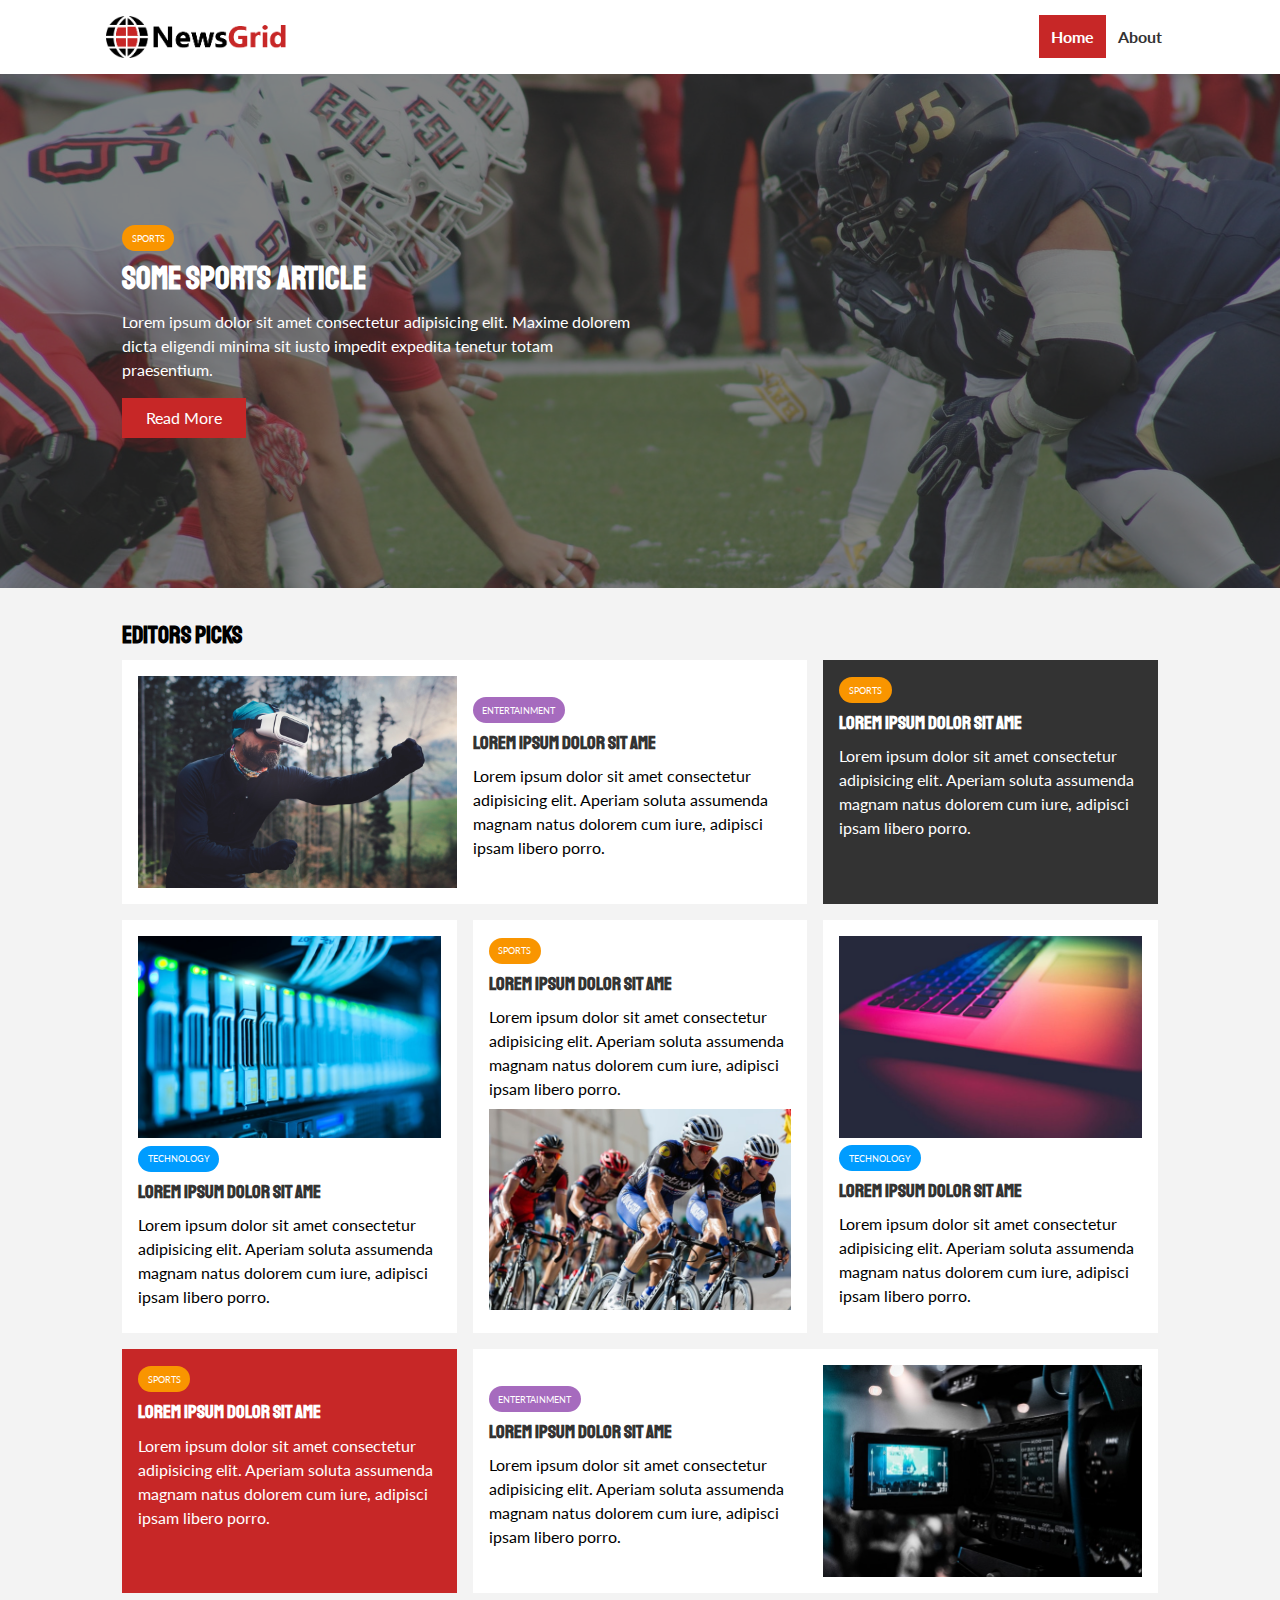
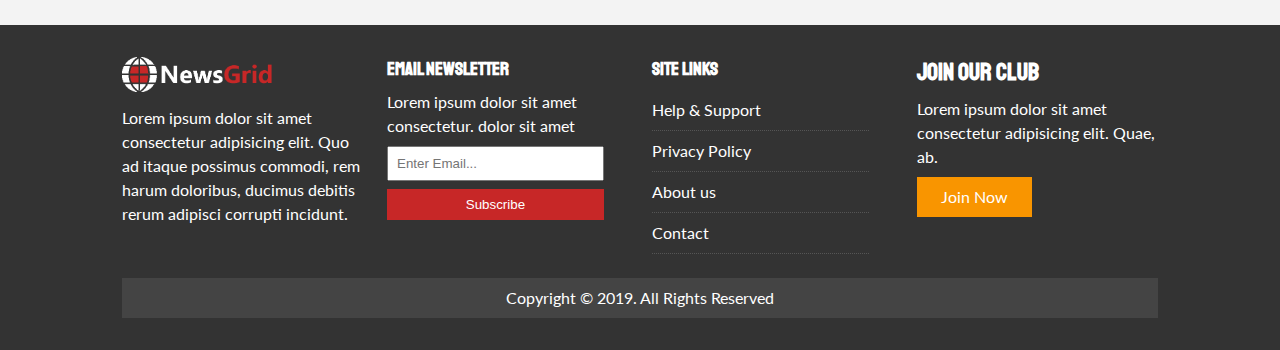
<file: Index.html>
<!DOCTYPE html>
<html lang="en">
<head>
    <meta charset="UTF-8">
    <meta http-equiv="X-UA-Compatible" content="IE=edge">
    <meta name="viewport" content="width=device-width, initial-scale=1.0">
    <link rel="stylesheet" href="https://use.fontawesome.com/releases/v5.6.3/css/all.css" integrity="sha384-UHRtZLI+pbxtHCWp1t77Bi1L4ZtiqrqD80Kn4Z8NTSRyMA2Fd33n5dQ8lWUE00s/" crossorigin="anonymous">
    <link rel="preconnect" href="https://fonts.googleapis.com">
    <link rel="preconnect" href="https://fonts.gstatic.com" crossorigin>
    <link href="https://fonts.googleapis.com/css2?family=Lato:wght@300&family=Staatliches&display=swap" rel="stylesheet">   
    <link rel="stylesheet" href="css/style.css">
    <link rel="stylesheet" media="screen and (max-width: 768px)" href="css/mobile.css">
    <link rel="shortcut icon" type="image/x-icon" href="favicon.ico">

    <title>NewsGrid | Latest News</title>
</head>
<body>
    <nav id="main-nav">
        <div class="container">
            <img src="img/logo.png" alt="NewsGrid" class="logo">
            <div class="sociai">
                <a href="http://facebook.com" target="_blank"><i class="fab fa-facebook fa-2x"></i></a>
                <a href="http://twitter.com" target="_blank"><i class="fab fa-twitter fa-2x"></i></a>
                <a href="http://instagram.com" target="_blank"><i class="fab fa-instagram fa-2x"></i></a>
                <a href="http://youtube.com" target="_blank"><i class="fab fa-youtube fa-2x"></i></a>
            </div>
            <ul>
                <li><a href="Index.html" class="current">Home</a></li>
                <li><a href="About.html" class="">About</a></li>
            </ul>
        </div>
    </nav>

    <!-- Showcase -->
    <header id="showcase">
        <div class="container">
            <div class="showcase-container">
                <div class="showcase-content">
                    <div class="category category-sports">Sports</div>
                    <h1>Some Sports Article</h1>
                    <p>Lorem ipsum dolor sit amet consectetur adipisicing elit. Maxime dolorem dicta eligendi minima sit iusto impedit expedita tenetur totam praesentium.</p>
                    <a href="article.html" class="btn btn-primary">Read More</a>
                </div>
            </div>
        </div>
    </header>

    <!-- Home Articles -->
    <section id="home-articles" class="py-2">
        <div class="container">
            <h2>Editors Picks</h2>
            <div class="articles-container">

                <article class="card">
                    <img src="img/articles/ent1.jpg">
                    <div>
                        <div class="category category-ent">Entertainment</div>
                        <h3><a href="article.html">Lorem ipsum dolor sit ame</a></h3>
                        <p>Lorem ipsum dolor sit amet consectetur adipisicing elit. Aperiam soluta assumenda magnam natus dolorem cum iure, adipisci ipsam libero porro.</p>
                    </div>
                </article>

                <article class="card bg-dark">
                    <div class="category category-sports">Sports</div>
                    <h3><a href="article.html">Lorem ipsum dolor sit ame</a></h3>
                    <p>Lorem ipsum dolor sit amet consectetur adipisicing elit. Aperiam soluta assumenda magnam natus dolorem cum iure, adipisci ipsam libero porro.</p>
                </article>

                <article class="card">
                    <img src="img/articles/tech1.jpg">
                    <div class="category category-tech">Technology</div>
                    <h3><a href="article.html">Lorem ipsum dolor sit ame</a></h3>
                    <p>Lorem ipsum dolor sit amet consectetur adipisicing elit. Aperiam soluta assumenda magnam natus dolorem cum iure, adipisci ipsam libero porro.</p>
                </article>

                <article class="card">
                    <div class="category category-sports">Sports</div>
                    <h3><a href="article.html">Lorem ipsum dolor sit ame</a></h3>
                    <p>Lorem ipsum dolor sit amet consectetur adipisicing elit. Aperiam soluta assumenda magnam natus dolorem cum iure, adipisci ipsam libero porro.</p>
                    <img src="img/articles/sports1.jpg">
                </article>

                <article class="card">
                    <img src="img/articles/tech2.jpg">
                    <div class="category category-tech">Technology</div>
                    <h3><a href="article.html">Lorem ipsum dolor sit ame</a></h3>
                    <p>Lorem ipsum dolor sit amet consectetur adipisicing elit. Aperiam soluta assumenda magnam natus dolorem cum iure, adipisci ipsam libero porro.</p>
                </article>

                <article class="card bg-primary">
                    <div class="category category-sports">Sports</div>
                    <h3><a href="article.html">Lorem ipsum dolor sit ame</a></h3>
                    <p>Lorem ipsum dolor sit amet consectetur adipisicing elit. Aperiam soluta assumenda magnam natus dolorem cum iure, adipisci ipsam libero porro.</p>
                </article>

                <article class="card">
                    <div>
                        <div class="category category-ent">Entertainment</div>
                        <h3><a href="article.html">Lorem ipsum dolor sit ame</a></h3>
                        <p>Lorem ipsum dolor sit amet consectetur adipisicing elit. Aperiam soluta assumenda magnam natus dolorem cum iure, adipisci ipsam libero porro.</p>
                    </div>
                    <img src="img/articles/ent2.jpg">
                </article>
            </div>
        </div>
    </section>

    <!-- Footer -->
    <footer id="main-footer" class="py-2">
        <div class="container footer-container">
            
            <div>
                <img src="img/logo_light.png" alt="NewsGrid">
                <p>Lorem ipsum dolor sit amet consectetur adipisicing elit. Quo ad itaque possimus commodi, rem harum doloribus, ducimus debitis rerum adipisci corrupti incidunt.</p>
            </div>

            <div>
                <h3>Email Newsletter</h3>
                <p>Lorem ipsum dolor sit amet consectetur. dolor sit amet</p>
                <form name="contact" method="POST" netlify>
                    <input type="email" placeholder="Enter Email..." name="contact">
                    <input type="submit" value="Subscribe" class="btn btn-primary" name="submit">
                </form>
            </div>

            <div>
                <h3>Site Links</h3>
                <ul class="list">
                    <li><a href="#"> Help & Support</a></li>
                    <li><a href="#"> Privacy Policy</a></li>
                    <li><a href="#"> About us</a></li>
                    <li><a href="#"> Contact</a></li>
                </ul>
            </div>

            <div>
                <h2>Join Our Club</h2>
                <p>Lorem ipsum dolor sit amet consectetur adipisicing elit. Quae, ab.</p>
                <a href="#" class="btn btn-secondary">Join Now</a>
            </div>

            <div>
                Copyright &copy; 2019. All Rights Reserved
            </div>

        </div>
    </footer>
</body>
</html>
</file>
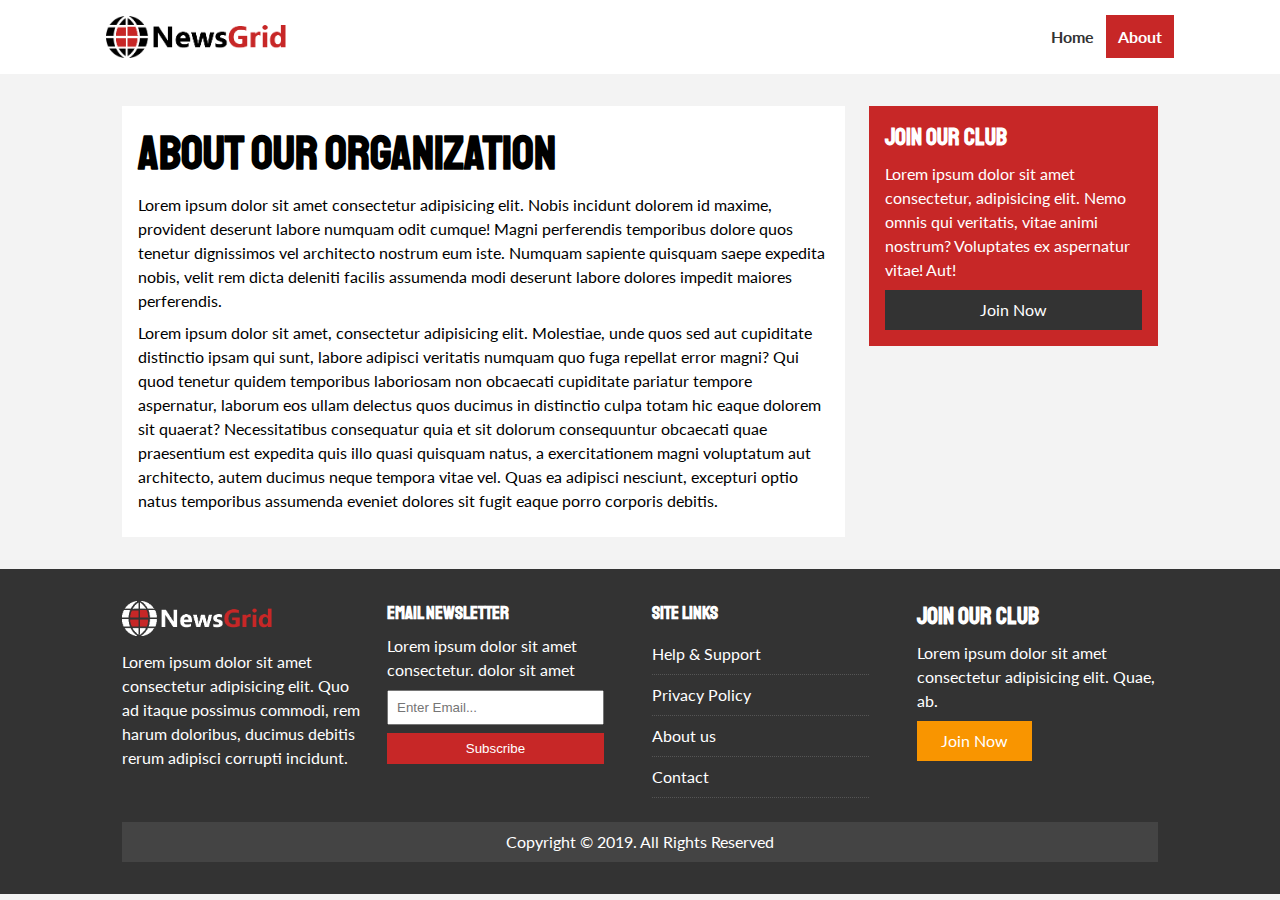
<file: About.html>
<!DOCTYPE html>
<html lang="en">
<head>
    <meta charset="UTF-8">
    <meta http-equiv="X-UA-Compatible" content="IE=edge">
    <meta name="viewport" content="width=device-width, initial-scale=1.0">
    <link rel="stylesheet" href="https://use.fontawesome.com/releases/v5.6.3/css/all.css" integrity="sha384-UHRtZLI+pbxtHCWp1t77Bi1L4ZtiqrqD80Kn4Z8NTSRyMA2Fd33n5dQ8lWUE00s/" crossorigin="anonymous">
    <link rel="preconnect" href="https://fonts.googleapis.com">
    <link rel="preconnect" href="https://fonts.gstatic.com" crossorigin>
    <link href="https://fonts.googleapis.com/css2?family=Lato:wght@300&family=Staatliches&display=swap" rel="stylesheet">   
    <link rel="stylesheet" href="css/style.css">
    <link rel="stylesheet" media="screen and (max-width: 768px)" href="css/mobile.css">
    <link rel="shortcut icon" type="image/x-icon" href="favicon.ico">

    <title>NewsGrid | About</title>
</head>
<body>
    <nav id="main-nav">
        <div class="container">
            <img src="img/logo.png" alt="NewsGrid" class="logo">
            <div class="sociai">
                <a href="http://facebook.com" target="_blank"><i class="fab fa-facebook fa-2x"></i></a>
                <a href="http://twitter.com" target="_blank"><i class="fab fa-twitter fa-2x"></i></a>
                <a href="http://instagram.com" target="_blank"><i class="fab fa-instagram fa-2x"></i></a>
                <a href="http://youtube.com" target="_blank"><i class="fab fa-youtube fa-2x"></i></a>
            </div>
            <ul>
                <li><a href="Index.html" class="">Home</a></li>
                <li><a href="About.html" class="current">About</a></li>
            </ul>
        </div>
    </nav>

    <section id="about">
        <div class="container">
            <div class="page-container">
                <article class="card">
                    <h1 class="l-heading">About Our Organization</h1>
                    <p>Lorem ipsum dolor sit amet consectetur adipisicing elit. Nobis incidunt dolorem id maxime, provident deserunt labore numquam odit cumque! Magni perferendis temporibus dolore quos tenetur dignissimos vel architecto nostrum eum iste. Numquam sapiente quisquam saepe expedita nobis, velit rem dicta deleniti facilis assumenda modi deserunt labore dolores impedit maiores perferendis.</p>
                    <p>Lorem ipsum dolor sit amet, consectetur adipisicing elit. Molestiae, unde quos sed aut cupiditate distinctio ipsam qui sunt, labore adipisci veritatis numquam quo fuga repellat error magni? Qui quod tenetur quidem temporibus laboriosam non obcaecati cupiditate pariatur tempore aspernatur, laborum eos ullam delectus quos ducimus in distinctio culpa totam hic eaque dolorem sit quaerat? Necessitatibus consequatur quia et sit dolorum consequuntur obcaecati quae praesentium est expedita quis illo quasi quisquam natus, a exercitationem magni voluptatum aut architecto, autem ducimus neque tempora vitae vel. Quas ea adipisci nesciunt, excepturi optio natus temporibus assumenda eveniet dolores sit fugit eaque porro corporis debitis.</p>
                </article>
                <aside class="card bg-primary">
                    <h2>Join Our Club</h2>
                    <p>Lorem ipsum dolor sit amet consectetur, adipisicing elit. Nemo omnis qui veritatis, vitae animi nostrum? Voluptates ex aspernatur vitae! Aut!</p>
                    <a href="#" class="btn btn-dark btn-block">Join Now</a>
                </aside>
            </div>
        </div>
    </section>

    <!-- Footer -->
    <footer id="main-footer" class="py-2">
        <div class="container footer-container">
            
            <div>
                <img src="img/logo_light.png" alt="NewsGrid">
                <p>Lorem ipsum dolor sit amet consectetur adipisicing elit. Quo ad itaque possimus commodi, rem harum doloribus, ducimus debitis rerum adipisci corrupti incidunt.</p>
            </div>

            <div>
                <h3>Email Newsletter</h3>
                <p>Lorem ipsum dolor sit amet consectetur. dolor sit amet</p>
                <form name="contact" method="POST" data-netlify="true">
                    <input type="email" placeholder="Enter Email...">
                    <input type="submit" value="Subscribe" class="btn btn-primary">
                </form>
            </div>

            <div>
                <h3>Site Links</h3>
                <ul class="list">
                    <li><a href="#"> Help & Support</a></li>
                    <li><a href="#"> Privacy Policy</a></li>
                    <li><a href="#"> About us</a></li>
                    <li><a href="#"> Contact</a></li>
                </ul>
            </div>

            <div>
                <h2>Join Our Club</h2>
                <p>Lorem ipsum dolor sit amet consectetur adipisicing elit. Quae, ab.</p>
                <a href="#" class="btn btn-secondary">Join Now</a>
            </div>

            <div>
                Copyright &copy; 2019. All Rights Reserved
            </div>

        </div>
    </footer>
</body>
</html>
</file>
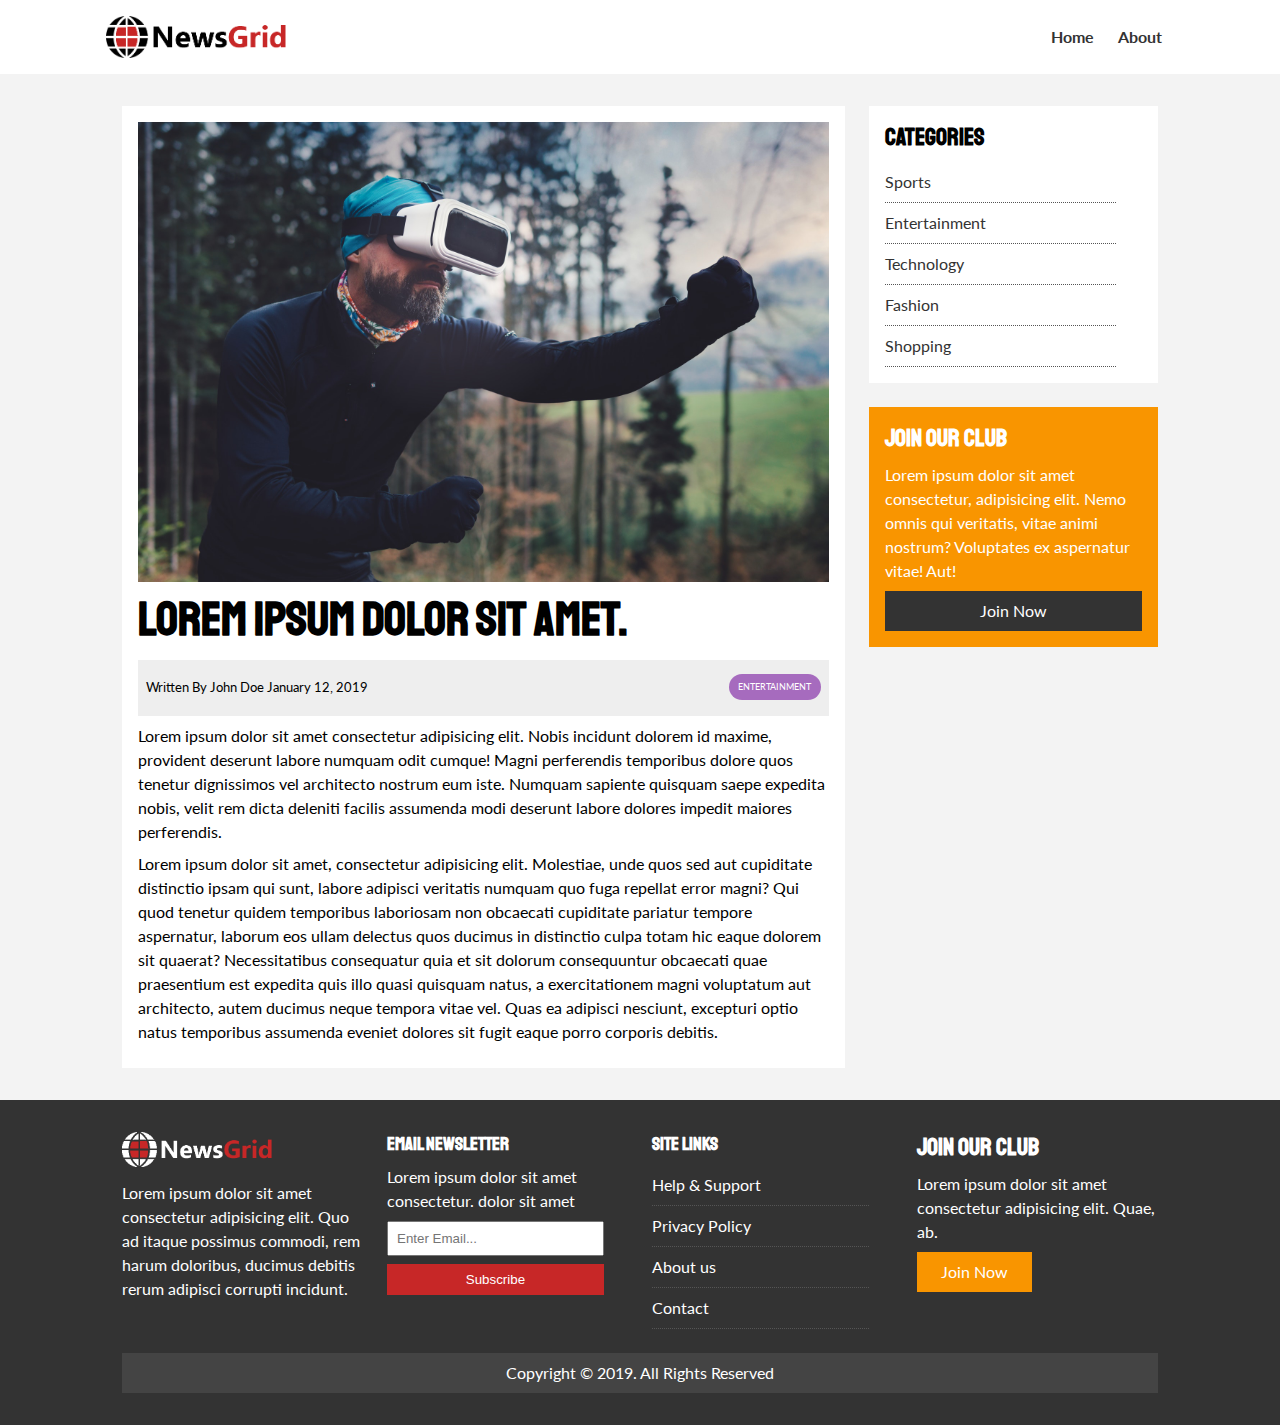
<file: Article.html>
<!DOCTYPE html>
<html lang="en">
<head>
    <meta charset="UTF-8">
    <meta http-equiv="X-UA-Compatible" content="IE=edge">
    <meta name="viewport" content="width=device-width, initial-scale=1.0">
    <link rel="stylesheet" href="https://use.fontawesome.com/releases/v5.6.3/css/all.css" integrity="sha384-UHRtZLI+pbxtHCWp1t77Bi1L4ZtiqrqD80Kn4Z8NTSRyMA2Fd33n5dQ8lWUE00s/" crossorigin="anonymous">
    <link rel="preconnect" href="https://fonts.googleapis.com">
    <link rel="preconnect" href="https://fonts.gstatic.com" crossorigin>
    <link href="https://fonts.googleapis.com/css2?family=Lato:wght@300&family=Staatliches&display=swap" rel="stylesheet">   
    <link rel="stylesheet" href="css/style.css">
    <link rel="stylesheet" media="screen and (max-width: 768px)" href="css/mobile.css">
    <link rel="shortcut icon" type="image/x-icon" href="favicon.ico">

    <title>NewsGrid | Article</title>
</head>
<body>
    <nav id="main-nav">
        <div class="container">
            <img src="img/logo.png" alt="NewsGrid" class="logo">
            <div class="sociai">
                <a href="http://facebook.com" target="_blank"><i class="fab fa-facebook fa-2x"></i></a>
                <a href="http://twitter.com" target="_blank"><i class="fab fa-twitter fa-2x"></i></a>
                <a href="http://instagram.com" target="_blank"><i class="fab fa-instagram fa-2x"></i></a>
                <a href="http://youtube.com" target="_blank"><i class="fab fa-youtube fa-2x"></i></a>
            </div>
            <ul>
                <li><a href="Index.html" class="">Home</a></li>
                <li><a href="About.html" class="">About</a></li>
            </ul>
        </div>
    </nav>

    <section id="article">
        <div class="container">
            <div class="page-container">
                <article class="card">
                    <img src="img/articles/ent1.jpg" alt="">
                    <h1 class="l-heading">Lorem ipsum dolor sit amet.</h1>
                    <div class="meta">
                        <small>
                            <i class="fas fa-user"></i>Written By John Doe January 12, 2019
                        </small>
                        <div class="category category-ent">Entertainment</div>
                    </div>
                    <p>Lorem ipsum dolor sit amet consectetur adipisicing elit. Nobis incidunt dolorem id maxime, provident deserunt labore numquam odit cumque! Magni perferendis temporibus dolore quos tenetur dignissimos vel architecto nostrum eum iste. Numquam sapiente quisquam saepe expedita nobis, velit rem dicta deleniti facilis assumenda modi deserunt labore dolores impedit maiores perferendis.</p>
                    <p>Lorem ipsum dolor sit amet, consectetur adipisicing elit. Molestiae, unde quos sed aut cupiditate distinctio ipsam qui sunt, labore adipisci veritatis numquam quo fuga repellat error magni? Qui quod tenetur quidem temporibus laboriosam non obcaecati cupiditate pariatur tempore aspernatur, laborum eos ullam delectus quos ducimus in distinctio culpa totam hic eaque dolorem sit quaerat? Necessitatibus consequatur quia et sit dolorum consequuntur obcaecati quae praesentium est expedita quis illo quasi quisquam natus, a exercitationem magni voluptatum aut architecto, autem ducimus neque tempora vitae vel. Quas ea adipisci nesciunt, excepturi optio natus temporibus assumenda eveniet dolores sit fugit eaque porro corporis debitis.</p>
                </article>

                <aside id="category" class="card">
                    <h2>categories</h2>
                    <ul class="list">
                        <li><a href="#"><i class="fas fa-chevron-right"></i>Sports</a></li>
                        <li><a href="#"><i class="fas fa-chevron-right"></i>Entertainment</a></li>
                        <li><a href="#"><i class="fas fa-chevron-right"></i>Technology</a></li>
                        <li><a href="#"><i class="fas fa-chevron-right"></i>Fashion</a></li>
                        <li><a href="#"><i class="fas fa-chevron-right"></i>Shopping</a></li>
                    </ul>
                </aside>

                <aside class="card bg-secondary">
                    <h2>Join Our Club</h2>
                    <p>Lorem ipsum dolor sit amet consectetur, adipisicing elit. Nemo omnis qui veritatis, vitae animi nostrum? Voluptates ex aspernatur vitae! Aut!</p>
                    <a href="#" class="btn btn-dark btn-block">Join Now</a>
                </aside>
            </div>
        </div>
    </section>

    <!-- Footer -->
    <footer id="main-footer" class="py-2">
        <div class="container footer-container">
            
            <div>
                <img src="img/logo_light.png" alt="NewsGrid">
                <p>Lorem ipsum dolor sit amet consectetur adipisicing elit. Quo ad itaque possimus commodi, rem harum doloribus, ducimus debitis rerum adipisci corrupti incidunt.</p>
            </div>

            <div>
                <h3>Email Newsletter</h3>
                <p>Lorem ipsum dolor sit amet consectetur. dolor sit amet</p>
                <form name="contact" method="POST" data-netlify="true">
                    <input type="email" placeholder="Enter Email...">
                    <input type="submit" value="Subscribe" class="btn btn-primary">
                </form>
            </div>

            <div>
                <h3>Site Links</h3>
                <ul class="list">
                    <li><a href="#"> Help & Support</a></li>
                    <li><a href="#"> Privacy Policy</a></li>
                    <li><a href="#"> About us</a></li>
                    <li><a href="#"> Contact</a></li>
                </ul>
            </div>

            <div>
                <h2>Join Our Club</h2>
                <p>Lorem ipsum dolor sit amet consectetur adipisicing elit. Quae, ab.</p>
                <a href="#" class="btn btn-secondary">Join Now</a>
            </div>

            <div>
                Copyright &copy; 2019. All Rights Reserved
            </div>

        </div>
    </footer>
</body>
</html>
</file>
<file: css/style.css>
:root
{
    --primary-color: #c72727;
    --secondary-color: #f99500;
    --light-color: #f3f3f3;
    --dark-color: #333;
    --max-width: 1100px;
}

.category
{
    --sports-color: var(--secondary-color);
    --ent-color: #a66bbe;
    --tech-color: #009cff;
}

*
{
    margin: 0;
    padding: 0;
    box-sizing: border-box;
}

body
{
    font-family: 'Lato', sans-serif;
    line-height: 1.5;
    background-color: var(--light-color);
}

a
{
    color: #333;
    text-decoration: none;
}

ul
{
    list-style: none;
}

p
{
    margin: .5rem 0;
}

img
{
    width: 100%;
}

h1,h2,h3,h4,h5,h6
{
    font-family: "Staatliches", cursive;
    margin-bottom: .55rem;
    line-height: 1.3;
}

/* Utility */
.container
{
    max-width: var(--max-width);
    margin: auto;
    padding: 0 2rem;
    overflow: hidden;
}

.category
{
    display: inline-block;
    color: #fff;
    font-size: 0.55rem;
    text-transform: uppercase;
    padding: 0.4rem 0.6rem;
    border-radius: 15px;
    margin-bottom: 0.5rem;
}

.category-sports { background: var(--sports-color); }
.category-ent { background: var(--ent-color); }
.category-tech { background: var(--tech-color); }

.btn
{
   display: inline-block; 
   border: none;
   background-color: var(--dark-color);
   color: #fff;
   padding: 0.5rem 1.5rem;
}

.btn-light{background: var(--light-color);}
.btn-primary{background: var(--primary-color);}
.btn-secondary{background: var(--secondary-color);}

.btn-block
{
    display: block;
    width: 100%;
    text-align: center;
}

.btn:hover
{
    opacity: 0.5;
}

.card
{
    background-color: #fff;
    padding: 1rem;
}

.bg-dark
{
    background-color: var(--dark-color);
    color: #fff;
}

.bg-primary
{
    background-color: var(--primary-color);
    color: #fff;
}

.bg-secondary
{
    background-color: var(--secondary-color);
    color: #fff;
}

.bg-dark h1, .bg-dark h2, .bg-dark h3,.bg-dark a, 
.bg-primary h1, .bg-primary h2, .bg-primary h3,.bg-primary a, 
.bg-secondary h1, .bg-secondary h2, .bg-secondary h3,.bg-secondary a
{
    color: #fff;
}

.py-1 {padding: 1.5rem 0;}
.py-2 {padding: 2rem 0;}
.py-3 {padding: 3rem 0;}
.p-1 {padding: 1.5rem;}
.p-2 {padding: 2rem;}
.p-3 {padding: 3rem;}

.l-heading
{
    font-size: 3rem;
}

.list li
{
    padding: .5rem 0;
    border-bottom: #555 dotted 1px;
    width: 90%;
}

.list li a:hover
{
    color: var(--primary-color) !important; 
}

/* Inner page grid container */
.page-container
{
    display: grid;
    grid-template-columns: 5fr 2fr;
    margin: 2rem 0;
    grid-gap: 1.5rem;
}

.page-container > *:first-child
{
    grid-row: 1 /span 3;
}

#article .meta
{
    display: flex;
    justify-content: space-between;
    align-items: center;
    background-color: #eee;
    padding: 0.5rem;
}

#article .meta .category
{
    margin-top: 0.4rem;
}

/* Navigation */
#main-nav
{
    background-color: #fff;
    position: sticky;
    top: 0;
    z-index: 2;
}

#main-nav .container
{
    display: grid;
    grid-template-columns: 6fr 3fr 2fr;
    padding: 1rem;
    align-items: center;
}

#main-nav .logo
{
    width: 180px;
}

#main-nav ul
{
    display: flex;
    justify-self: end;
}

#main-nav ul li a
{
    padding: .75rem;
    font-weight: bold;
}

#main-nav ul li a.current
{
    background-color: var(--primary-color);
    color: #fff;
}

#main-nav ul li a:hover
{
    background-color: var(--light-color);
    color: var(--dark-color);
}

#main-nav .social
{
    justify-self: center;
}

#main-nav .social i
{
    color: #777;
    margin-right: .5rem;
}

/* Showcase */
#showcase
{
    color: #fff;
    background-color: #333;
    padding: 2rem;
    position: relative;
}

#showcase::before
{
    content: '';
    background: url('../img/featured.jpg') no-repeat center center/cover;
    position: absolute;
    top: 0;
    left: 0;
    width: 100%;
    height: 100%;
    opacity: 0.4;
}

#showcase .showcase-container
{
    display: grid;
    grid-template-columns: repeat(2,1fr);
    justify-content: center;
    align-items: center;
    height: 50vh;
}

#showcase .showcase-content
{
    z-index: 1;
}

#showcase .showcase-content p
{
    margin-bottom: 1rem;
}

/* Home Articles  */
#home-articles .articles-container
{
    display: grid;
    grid-template-columns: repeat(3,1fr);
    grid-gap: 1rem;
}

#home-articles .articles-container > *:first-child,
#home-articles .articles-container > *:last-child
{
    display: grid;
    grid-template-columns: repeat(2,1fr);
    grid-gap: 1rem;
    align-items: center;
    grid-column: 1/span 2;
}

#home-articles .articles-container > *:last-child
{
    grid-column: 2/span 2;
}

/* Footer */
#main-footer
{
    background-color: var(--dark-color);
    color: #fff;
}

#main-footer img
{
    width: 150px;
}

#main-footer a
{
    color: #fff;
}

#main-footer .footer-container
{
    display: grid;
    grid-template-columns: repeat(4,1fr);
    grid-gap: 1.5rem;
}

#main-footer .footer-container > *:last-child
{
    background-color: #444;
    grid-column: 1/span 4;
    padding: .5rem;
    text-align: center;
}

#main-footer .footer-container input[type='email']
{
    width: 90%;
    padding: 0.5rem;
    margin-bottom: 0.5rem;
}

#main-footer .footer-container input[type='submit']
{
    width: 90%;
}
</file>
<file: css/mobile.css>
/* Navigation */
#main-nav .social
{
    display: none;
}

#main-nav .container
{
    grid-template-columns: 1fr;
    grid-gap: 1.2rem;
}

#main-nav ul,
#main-nav .logo
{
    justify-content: center;
}

#main-nav ul li a
{
    padding: 0.50rem;
}

#home-articles .articles-container
{
    grid-template-columns: repeat(2,1fr);
}

#home-articles .articles-container > *:first-child,
#home-articles .articles-container > *:last-child
{
    grid-template-columns: 1fr;
    grid-column: 1;
}

@media(max-width: 600px)
{
    /* Stack Grid Items*/
    #showcase .showcase-container,
    #home-articles .articles-container,
    #main-footer .footer-container
    {
        grid-template-columns: 1fr;
    }

    #main-footer .footer-container > *:last-child
    {
        grid-column: 1;
    }

    #main-footer .footer-container > *:first-child,
    #main-footer .footer-container > *:nth-child(2)
    {
        border-bottom: #444 dotted 1px;
        padding-bottom: 1rem;
    }

    .page-container
    {
        grid-template-columns: 1fr;
        text-align: center;
    }

    .page-container >*:first-child
    {
        grid-row: 1;
    }

    .l-heading
    {
        font-size: 2rem;  
    }

}
</file>
